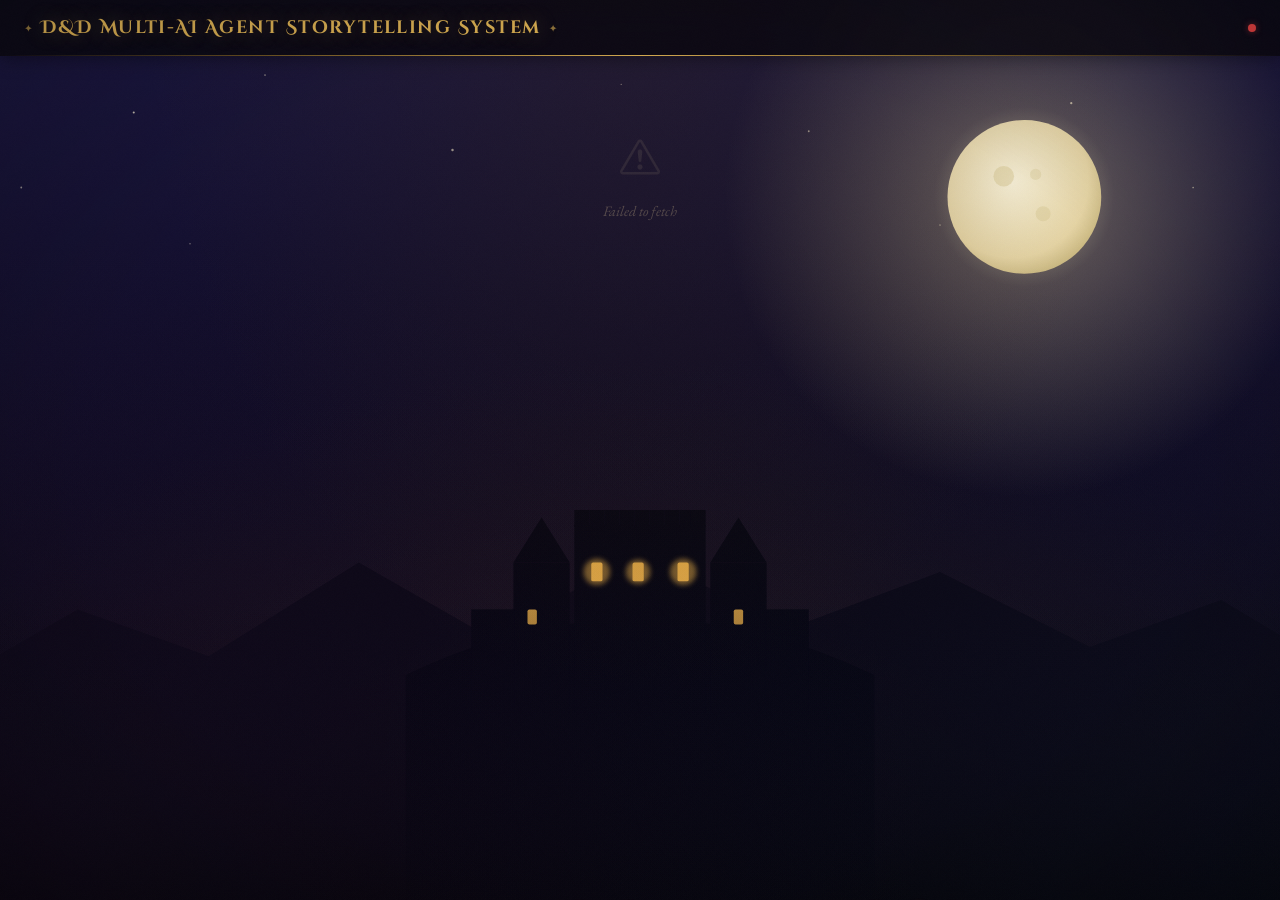
<file: frontend/index.html>
<!doctype html>
<html lang="en" data-bs-theme="dark">
  <head>
    <meta charset="UTF-8" />
    <meta name="viewport" content="width=device-width, initial-scale=1.0" />
    <title>D&amp;D Multi-AI Agent Storytelling System</title>
    <link
      rel="icon"
      href="data:image/svg+xml,<svg xmlns='http://www.w3.org/2000/svg' viewBox='0 0 32 32'><rect width='32' height='32' rx='6' fill='%23100c06'/><text x='50%25' y='55%25' font-size='20' text-anchor='middle' dominant-baseline='middle' fill='%23d4af37'>⚔</text></svg>"
    />
    <link rel="preconnect" href="https://fonts.googleapis.com" />
    <link rel="preconnect" href="https://fonts.gstatic.com" crossorigin />
    <link
      href="https://fonts.googleapis.com/css2?family=Cinzel:wght@400;500;600;700&family=Cinzel+Decorative:wght@400;700&family=EB+Garamond:ital,wght@0,400;0,500;1,400;1,500&family=Share+Tech+Mono&display=swap"
      rel="stylesheet"
    />
    <link
      rel="stylesheet"
      href="https://cdn.jsdelivr.net/npm/bootstrap@5.3.3/dist/css/bootstrap.min.css"
    />
    <link
      rel="stylesheet"
      href="https://cdn.jsdelivr.net/npm/bootstrap-icons@1.11.3/font/bootstrap-icons.min.css"
    />
    <link rel="stylesheet" href="css/style.css?v=203" />
  </head>
  <body>
    <!-- ── App Shell ─────────────────────────────────────── -->
    <nav class="navbar navbar-expand-lg dd-navbar" id="app-nav">
      <div class="container-fluid px-4">
        <a class="navbar-brand dd-brand" href="#/">
          <span class="dd-brand-gem">✦</span>
          <span class="dd-brand-text">D&amp;D Multi-AI Agent Storytelling System</span>
          <span class="dd-brand-gem">✦</span>
        </a>
        <div class="ms-auto d-flex align-items-center gap-3">
          <span
            class="dd-status-dot"
            id="backend-status"
            title="Backend status"
          ></span>
        </div>
      </div>
    </nav>

    <main id="app-root" class="container-fluid px-4 py-4"></main>

    <!-- ── Toasts ─────────────────────────────────────────── -->
    <div
      class="toast-container position-fixed bottom-0 end-0 p-3"
      id="toast-container"
    ></div>

    <!-- ── Modal: Create Campaign ─────────────────────────── -->
    <div
      class="modal fade"
      id="modal-new-campaign"
      tabindex="-1"
      aria-labelledby="modal-new-campaign-label"
      aria-hidden="true"
    >
      <div class="modal-dialog">
        <div class="modal-content dd-modal">
          <div class="modal-header border-0">
            <h5 class="modal-title" id="modal-new-campaign-label">
              <i class="bi bi-map me-2 dd-gold"></i>New Campaign
            </h5>
            <button
              type="button"
              class="btn-close btn-close-white"
              data-bs-dismiss="modal"
              aria-label="Close"
            ></button>
          </div>
          <div class="modal-body">
            <form id="form-new-campaign" novalidate>
              <div class="mb-3">
                <label for="nc-name" class="form-label"
                  >Campaign Name <span class="text-danger">*</span></label
                >
                <input
                  type="text"
                  class="form-control dd-input"
                  id="nc-name"
                  required
                  maxlength="100"
                  placeholder="The Lost Mines of Phandelver"
                />
                <div class="invalid-feedback">Campaign name is required.</div>
              </div>
              <div class="mb-3">
                <label for="nc-setting" class="form-label">World Setting</label>
                <input
                  type="text"
                  class="form-control dd-input"
                  id="nc-setting"
                  maxlength="200"
                  placeholder="Forgotten Realms, 1492 DR"
                />
              </div>
              <div class="mb-3">
                <label for="nc-desc" class="form-label">Description</label>
                <textarea
                  class="form-control dd-input"
                  id="nc-desc"
                  rows="3"
                  maxlength="500"
                  placeholder="An epic adventure begins…"
                ></textarea>
              </div>
            </form>
          </div>
          <div class="modal-footer border-0">
            <button
              type="button"
              class="btn btn-secondary"
              data-bs-dismiss="modal"
            >
              Cancel
            </button>
            <button
              type="button"
              class="btn dd-btn-primary"
              id="btn-create-campaign"
            >
              <i class="bi bi-plus-circle me-1"></i>Create Campaign
            </button>
          </div>
        </div>
      </div>
    </div>

    <!-- ── Modal: Create Character ────────────────────────── -->
    <div
      class="modal fade"
      id="modal-new-character"
      tabindex="-1"
      aria-labelledby="modal-new-character-label"
      aria-hidden="true"
    >
      <div class="modal-dialog modal-lg">
        <div class="modal-content dd-modal">
          <div class="modal-header border-0">
            <h5 class="modal-title" id="modal-new-character-label">
              <i class="bi bi-person-fill-add me-2 dd-gold"></i>New Character
            </h5>
            <button
              type="button"
              class="btn-close btn-close-white"
              data-bs-dismiss="modal"
              aria-label="Close"
            ></button>
          </div>
          <div class="modal-body">
            <form id="form-new-character" novalidate>
              <div class="row g-3">
                <div class="col-md-6">
                  <label for="nch-pname" class="form-label">Player Name</label>
                  <input
                    type="text"
                    class="form-control dd-input"
                    id="nch-pname"
                    maxlength="80"
                    placeholder="Your name"
                  />
                </div>
                <div class="col-md-6">
                  <label for="nch-cname" class="form-label"
                    >Character Name <span class="text-danger">*</span></label
                  >
                  <input
                    type="text"
                    class="form-control dd-input"
                    id="nch-cname"
                    required
                    maxlength="80"
                    placeholder="Aragorn"
                  />
                  <div class="invalid-feedback">
                    Character name is required.
                  </div>
                </div>
                <div class="col-md-4">
                  <label for="nch-race" class="form-label">Race</label>
                  <input
                    type="text"
                    class="form-control dd-input"
                    id="nch-race"
                    maxlength="40"
                    placeholder="Human"
                  />
                </div>
                <div class="col-md-4">
                  <label for="nch-class" class="form-label">Class</label>
                  <input
                    type="text"
                    class="form-control dd-input"
                    id="nch-class"
                    maxlength="40"
                    placeholder="Fighter"
                  />
                </div>
                <div class="col-md-4">
                  <label for="nch-level" class="form-label">Level</label>
                  <input
                    type="number"
                    class="form-control dd-input"
                    id="nch-level"
                    min="1"
                    max="20"
                    value="1"
                  />
                </div>
                <div class="col-12">
                  <hr class="dd-divider" />
                  <div class="d-flex align-items-center justify-content-between mb-1">
                    <p class="text-muted small mb-0">Ability Scores</p>
                    <button type="button" class="btn btn-xs dd-btn-primary" id="btn-roll-stats"
                      title="Roll 4d6 drop lowest for each ability score"
                      style="font-size:0.7rem;padding:0.15rem 0.6rem;">
                      <i class="bi bi-dice-5 me-1"></i>Roll 4d6
                    </button>
                  </div>
                  <div id="rolled-stats-preview" style="display:none;font-size:0.68rem;color:var(--dd-text-muted);margin-bottom:0.4rem;font-family:var(--dd-font-mono);"></div>
                </div>
                <div class="col-md-2 col-4">
                  <label for="nch-str" class="form-label">STR</label>
                  <input
                    type="number"
                    class="form-control dd-input text-center"
                    id="nch-str"
                    min="1"
                    max="30"
                    value="10"
                  />
                </div>
                <div class="col-md-2 col-4">
                  <label for="nch-dex" class="form-label">DEX</label>
                  <input
                    type="number"
                    class="form-control dd-input text-center"
                    id="nch-dex"
                    min="1"
                    max="30"
                    value="10"
                  />
                </div>
                <div class="col-md-2 col-4">
                  <label for="nch-con" class="form-label">CON</label>
                  <input
                    type="number"
                    class="form-control dd-input text-center"
                    id="nch-con"
                    min="1"
                    max="30"
                    value="10"
                  />
                </div>
                <div class="col-md-2 col-4">
                  <label for="nch-int" class="form-label">INT</label>
                  <input
                    type="number"
                    class="form-control dd-input text-center"
                    id="nch-int"
                    min="1"
                    max="30"
                    value="10"
                  />
                </div>
                <div class="col-md-2 col-4">
                  <label for="nch-wis" class="form-label">WIS</label>
                  <input
                    type="number"
                    class="form-control dd-input text-center"
                    id="nch-wis"
                    min="1"
                    max="30"
                    value="10"
                  />
                </div>
                <div class="col-md-2 col-4">
                  <label for="nch-cha" class="form-label">CHA</label>
                  <input
                    type="number"
                    class="form-control dd-input text-center"
                    id="nch-cha"
                    min="1"
                    max="30"
                    value="10"
                  />
                </div>
                <div class="col-12">
                  <hr class="dd-divider" />
                  <p class="text-muted small mb-0">Combat Stats</p>
                </div>
                <div class="col-md-3">
                  <label for="nch-ac" class="form-label">Armor Class</label>
                  <input
                    type="number"
                    class="form-control dd-input text-center"
                    id="nch-ac"
                    min="1"
                    max="30"
                    value="10"
                  />
                </div>
                <div class="col-md-3">
                  <label for="nch-init" class="form-label"
                    >Initiative Bonus</label
                  >
                  <input
                    type="number"
                    class="form-control dd-input text-center"
                    id="nch-init"
                    min="-5"
                    max="10"
                    value="0"
                  />
                </div>
                <div class="col-md-3">
                  <label for="nch-speed" class="form-label">Speed (ft)</label>
                  <input
                    type="number"
                    class="form-control dd-input text-center"
                    id="nch-speed"
                    min="0"
                    max="120"
                    value="30"
                  />
                </div>
                <div class="col-md-3">
                  <label for="nch-hp" class="form-label"
                    >Max HP
                    <span class="dd-muted" style="font-size: 0.75rem"
                      >(auto)</span
                    ></label
                  >
                  <input
                    type="number"
                    class="form-control dd-input text-center"
                    id="nch-hp"
                    min="1"
                    max="999"
                    placeholder="auto"
                  />
                </div>
              </div>
              <div class="row g-3 mt-1">
                <div class="col-12">
                  <label for="nch-backstory" class="form-label"
                    >Backstory
                    <span class="dd-muted" style="font-size: 0.8rem"
                      >(optional — guides the DM's narration)</span
                    ></label
                  >
                  <textarea
                    class="form-control dd-input"
                    id="nch-backstory"
                    rows="2"
                    maxlength="400"
                    placeholder="A former soldier seeking redemption… A young wizard expelled from the academy…"
                  ></textarea>
                </div>
              </div>
            </form>
          </div>
          <div class="modal-footer border-0">
            <button
              type="button"
              class="btn btn-secondary"
              data-bs-dismiss="modal"
            >
              Cancel
            </button>
            <button
              type="button"
              class="btn dd-btn-primary"
              id="btn-create-character"
            >
              <i class="bi bi-person-plus me-1"></i>Add Character
            </button>
          </div>
        </div>
      </div>
    </div>

    <!-- ── Modal: Start Session ───────────────────────────── -->
    <div
      class="modal fade"
      id="modal-new-session"
      tabindex="-1"
      aria-labelledby="modal-new-session-label"
      aria-hidden="true"
    >
      <div class="modal-dialog">
        <div class="modal-content dd-modal">
          <div class="modal-header border-0">
            <h5 class="modal-title" id="modal-new-session-label">
              <i class="bi bi-play-circle-fill me-2 dd-gold"></i>Start Session
            </h5>
            <button
              type="button"
              class="btn-close btn-close-white"
              data-bs-dismiss="modal"
              aria-label="Close"
            ></button>
          </div>
          <div class="modal-body">
            <div class="mb-3">
              <label for="ns-name" class="form-label"
                >Session Name <span class="text-danger">*</span></label
              >
              <input
                type="text"
                class="form-control dd-input"
                id="ns-name"
                required
                maxlength="100"
                placeholder="Session 1 — Into the Dungeon"
              />
              <div class="invalid-feedback">Session name is required.</div>
            </div>
          </div>
          <div class="modal-footer border-0">
            <button
              type="button"
              class="btn btn-secondary"
              data-bs-dismiss="modal"
            >
              Cancel
            </button>
            <button
              type="button"
              class="btn dd-btn-success"
              id="btn-start-session"
            >
              <i class="bi bi-play-fill me-1"></i>Begin Adventure
            </button>
          </div>
        </div>
      </div>
    </div>

    <!-- ── Modal: Add Enemy ────────────────────────────────── -->
    <div
      class="modal fade"
      id="modal-add-enemy"
      tabindex="-1"
      aria-labelledby="modal-add-enemy-label"
      aria-hidden="true"
    >
      <div class="modal-dialog modal-sm">
        <div class="modal-content dd-modal">
          <div class="modal-header border-0">
            <h5 class="modal-title" id="modal-add-enemy-label">
              <i
                class="bi bi-shield-exclamation me-2"
                style="color: var(--dd-red)"
              ></i
              >Add Enemy
            </h5>
            <button
              type="button"
              class="btn-close btn-close-white"
              data-bs-dismiss="modal"
              aria-label="Close"
            ></button>
          </div>
          <div class="modal-body">
            <form id="form-add-enemy" novalidate>
              <div class="mb-3">
                <label for="enemy-name-input" class="form-label"
                  >Name <span class="text-danger">*</span></label
                >
                <input
                  type="text"
                  class="form-control dd-input"
                  id="enemy-name-input"
                  required
                  maxlength="60"
                  placeholder="Goblin, Orc Warrior…"
                />
                <div class="invalid-feedback">Enemy name is required.</div>
              </div>
              <div class="mb-2">
                <label for="enemy-hp-input" class="form-label">Max HP</label>
                <input
                  type="number"
                  class="form-control dd-input"
                  id="enemy-hp-input"
                  min="1"
                  max="999"
                  value="20"
                />
              </div>
              <div class="row g-2 mb-2">
                <div class="col-6">
                  <label for="enemy-ac-input" class="form-label"
                    >Armor Class</label
                  >
                  <input
                    type="number"
                    class="form-control dd-input"
                    id="enemy-ac-input"
                    min="0"
                    max="30"
                    value="12"
                  />
                </div>
                <div class="col-6">
                  <label for="enemy-atk-input" class="form-label"
                    >Attack Bonus</label
                  >
                  <input
                    type="number"
                    class="form-control dd-input"
                    id="enemy-atk-input"
                    min="-5"
                    max="20"
                    value="3"
                  />
                </div>
              </div>
              <!-- NPC Persona (optional, collapsed) -->
              <div class="mt-2">
                <button
                  class="btn btn-sm btn-outline-secondary w-100 text-start"
                  type="button"
                  data-bs-toggle="collapse"
                  data-bs-target="#enemy-persona-collapse"
                  aria-expanded="false"
                  aria-controls="enemy-persona-collapse"
                  style="font-size: 0.78rem; color: var(--dd-silver)"
                >
                  <i class="bi bi-chevron-down me-1"></i>NPC Persona (optional)
                </button>
                <div class="collapse mt-2" id="enemy-persona-collapse">
                  <div class="mb-2">
                    <label
                      for="enemy-persona-input"
                      class="form-label"
                      style="font-size: 0.8rem"
                      >Personality</label
                    >
                    <input
                      type="text"
                      class="form-control dd-input"
                      id="enemy-persona-input"
                      maxlength="120"
                      placeholder="Arrogant warlord, sly merchant…"
                    />
                  </div>
                  <div class="mb-2">
                    <label
                      for="enemy-disposition-input"
                      class="form-label"
                      style="font-size: 0.8rem"
                      >Disposition</label
                    >
                    <input
                      type="text"
                      class="form-control dd-input"
                      id="enemy-disposition-input"
                      maxlength="80"
                      placeholder="hostile, wary, neutral…"
                    />
                  </div>
                  <div class="mb-2">
                    <label
                      for="enemy-goals-input"
                      class="form-label"
                      style="font-size: 0.8rem"
                      >Goals
                      <span class="text-muted">(comma-separated)</span></label
                    >
                    <input
                      type="text"
                      class="form-control dd-input"
                      id="enemy-goals-input"
                      maxlength="200"
                      placeholder="Protect the vault, capture the rogue…"
                    />
                  </div>
                  <div class="mb-2">
                    <label
                      for="enemy-secret-input"
                      class="form-label"
                      style="font-size: 0.8rem"
                      >Secret <span class="text-muted">(DM only)</span></label
                    >
                    <input
                      type="text"
                      class="form-control dd-input"
                      id="enemy-secret-input"
                      maxlength="200"
                      placeholder="Fears fire, is actually a shapeshifter…"
                    />
                  </div>
                  <div class="mb-2">
                    <label
                      for="enemy-levers-input"
                      class="form-label"
                      style="font-size: 0.8rem"
                      >Negotiation Levers</label
                    >
                    <input
                      type="text"
                      class="form-control dd-input"
                      id="enemy-levers-input"
                      maxlength="200"
                      placeholder="Offer gold, appeal to family honor…"
                    />
                  </div>
                </div>
              </div>
            </form>
          </div>
          <div class="modal-footer border-0">
            <button
              type="button"
              class="btn btn-secondary"
              data-bs-dismiss="modal"
            >
              Cancel
            </button>
            <button
              type="button"
              class="btn dd-btn-primary"
              id="btn-confirm-add-enemy"
            >
              <i class="bi bi-plus-circle me-1"></i>Add to Tracker
            </button>
          </div>
        </div>
      </div>
    </div>

    <!-- ── Modal: Edit Campaign ─────────────────────────────── -->
    <div
      class="modal fade"
      id="modal-edit-campaign"
      tabindex="-1"
      aria-labelledby="modal-edit-campaign-label"
      aria-hidden="true"
    >
      <div class="modal-dialog">
        <div class="modal-content dd-modal">
          <div class="modal-header border-0">
            <h5 class="modal-title" id="modal-edit-campaign-label">
              <i class="bi bi-pencil-square me-2 dd-gold"></i>Edit Campaign
            </h5>
            <button
              type="button"
              class="btn-close btn-close-white"
              data-bs-dismiss="modal"
              aria-label="Close"
            ></button>
          </div>
          <div class="modal-body">
            <form id="form-edit-campaign" novalidate>
              <div class="mb-3">
                <label for="ec-name" class="form-label"
                  >Campaign Name <span class="text-danger">*</span></label
                >
                <input
                  type="text"
                  class="form-control dd-input"
                  id="ec-name"
                  required
                  maxlength="100"
                />
                <div class="invalid-feedback">Campaign name is required.</div>
              </div>
              <div class="mb-3">
                <label for="ec-setting" class="form-label">World Setting</label>
                <input
                  type="text"
                  class="form-control dd-input"
                  id="ec-setting"
                  maxlength="200"
                />
              </div>
              <div class="mb-3">
                <label for="ec-desc" class="form-label">Description</label>
                <textarea
                  class="form-control dd-input"
                  id="ec-desc"
                  rows="3"
                  maxlength="500"
                ></textarea>
              </div>
              <div class="mb-2">
                <label for="ec-status" class="form-label">Status</label>
                <select class="form-select dd-input" id="ec-status">
                  <option value="active">Active</option>
                  <option value="completed">Completed</option>
                  <option value="archived">Archived</option>
                </select>
              </div>
            </form>
          </div>
          <div class="modal-footer border-0">
            <button
              type="button"
              class="btn btn-secondary"
              data-bs-dismiss="modal"
            >
              Cancel
            </button>
            <button
              type="button"
              class="btn dd-btn-primary"
              id="btn-save-campaign"
            >
              <i class="bi bi-floppy me-1"></i>Save Changes
            </button>
          </div>
        </div>
      </div>
    </div>

    <!-- ── Modal: Edit Character ───────────────────────────── -->
    <div
      class="modal fade"
      id="modal-edit-character"
      tabindex="-1"
      aria-labelledby="modal-edit-character-label"
      aria-hidden="true"
    >
      <div class="modal-dialog modal-lg">
        <div class="modal-content dd-modal">
          <div class="modal-header border-0">
            <h5 class="modal-title" id="modal-edit-character-label">
              <i class="bi bi-person-gear me-2 dd-gold"></i>Edit Character
            </h5>
            <button
              type="button"
              class="btn-close btn-close-white"
              data-bs-dismiss="modal"
              aria-label="Close"
            ></button>
          </div>
          <div class="modal-body">
            <form id="form-edit-character" novalidate>
              <div class="row g-3">
                <div class="col-md-6">
                  <label for="ech-pname" class="form-label">Player Name</label>
                  <input
                    type="text"
                    class="form-control dd-input"
                    id="ech-pname"
                    maxlength="80"
                  />
                </div>
                <div class="col-md-6">
                  <label for="ech-cname" class="form-label"
                    >Character Name <span class="text-danger">*</span></label
                  >
                  <input
                    type="text"
                    class="form-control dd-input"
                    id="ech-cname"
                    required
                    maxlength="80"
                  />
                  <div class="invalid-feedback">
                    Character name is required.
                  </div>
                </div>
                <div class="col-md-4">
                  <label for="ech-race" class="form-label">Race</label>
                  <input
                    type="text"
                    class="form-control dd-input"
                    id="ech-race"
                    maxlength="40"
                  />
                </div>
                <div class="col-md-4">
                  <label for="ech-class" class="form-label">Class</label>
                  <input
                    type="text"
                    class="form-control dd-input"
                    id="ech-class"
                    maxlength="40"
                  />
                </div>
                <div class="col-md-4">
                  <label for="ech-level" class="form-label">Level</label>
                  <input
                    type="number"
                    class="form-control dd-input"
                    id="ech-level"
                    min="1"
                    max="20"
                  />
                </div>
                <div class="col-12">
                  <hr class="dd-divider" />
                  <p class="text-muted small mb-0">Ability Scores</p>
                </div>
                <div class="col-md-2 col-4">
                  <label for="ech-str" class="form-label">STR</label>
                  <input
                    type="number"
                    class="form-control dd-input text-center"
                    id="ech-str"
                    min="1"
                    max="30"
                  />
                </div>
                <div class="col-md-2 col-4">
                  <label for="ech-dex" class="form-label">DEX</label>
                  <input
                    type="number"
                    class="form-control dd-input text-center"
                    id="ech-dex"
                    min="1"
                    max="30"
                  />
                </div>
                <div class="col-md-2 col-4">
                  <label for="ech-con" class="form-label">CON</label>
                  <input
                    type="number"
                    class="form-control dd-input text-center"
                    id="ech-con"
                    min="1"
                    max="30"
                  />
                </div>
                <div class="col-md-2 col-4">
                  <label for="ech-int" class="form-label">INT</label>
                  <input
                    type="number"
                    class="form-control dd-input text-center"
                    id="ech-int"
                    min="1"
                    max="30"
                  />
                </div>
                <div class="col-md-2 col-4">
                  <label for="ech-wis" class="form-label">WIS</label>
                  <input
                    type="number"
                    class="form-control dd-input text-center"
                    id="ech-wis"
                    min="1"
                    max="30"
                  />
                </div>
                <div class="col-md-2 col-4">
                  <label for="ech-cha" class="form-label">CHA</label>
                  <input
                    type="number"
                    class="form-control dd-input text-center"
                    id="ech-cha"
                    min="1"
                    max="30"
                  />
                </div>
                <div class="col-12">
                  <hr class="dd-divider" />
                  <p class="text-muted small mb-0">Combat Stats</p>
                </div>
                <div class="col-md-3">
                  <label for="ech-ac" class="form-label">Armor Class</label>
                  <input
                    type="number"
                    class="form-control dd-input text-center"
                    id="ech-ac"
                    min="1"
                    max="30"
                  />
                </div>
                <div class="col-md-3">
                  <label for="ech-init" class="form-label"
                    >Initiative Bonus</label
                  >
                  <input
                    type="number"
                    class="form-control dd-input text-center"
                    id="ech-init"
                    min="-5"
                    max="10"
                  />
                </div>
                <div class="col-md-3">
                  <label for="ech-speed" class="form-label">Speed (ft)</label>
                  <input
                    type="number"
                    class="form-control dd-input text-center"
                    id="ech-speed"
                    min="0"
                    max="120"
                  />
                </div>
                <div class="col-md-3">
                  <label for="ech-hp" class="form-label">Max HP</label>
                  <input
                    type="number"
                    class="form-control dd-input text-center"
                    id="ech-hp"
                    min="1"
                    max="999"
                  />
                </div>
              </div>
              <div class="row g-3 mt-1">
                <div class="col-12">
                  <label for="ech-backstory" class="form-label"
                    >Backstory</label
                  >
                  <textarea
                    class="form-control dd-input"
                    id="ech-backstory"
                    rows="2"
                    maxlength="400"
                  ></textarea>
                </div>
              </div>
            </form>
          </div>
          <div class="modal-footer border-0">
            <button
              type="button"
              class="btn btn-secondary"
              data-bs-dismiss="modal"
            >
              Cancel
            </button>
            <button
              type="button"
              class="btn dd-btn-primary"
              id="btn-save-character"
            >
              <i class="bi bi-floppy me-1"></i>Save Changes
            </button>
          </div>
        </div>
      </div>
    </div>

    <!-- ── Modal: Character Sheet ──────────────────────────── -->
    <div
      class="modal fade"
      id="modal-char-sheet"
      tabindex="-1"
      aria-labelledby="modal-char-sheet-label"
      aria-hidden="true"
    >
      <div class="modal-dialog modal-lg modal-dialog-scrollable">
        <div class="modal-content dd-modal char-sheet-modal">
          <div
            class="modal-header border-0 char-sheet-header"
            id="char-sheet-header"
          >
            <div class="d-flex align-items-center gap-3 w-100">
              <div id="cs-avatar" class="class-avatar cs-avatar-lg"></div>
              <div class="flex-grow-1">
                <h5 class="modal-title mb-0" id="modal-char-sheet-label">
                  <span id="cs-name" class="char-sheet-name"></span>
                </h5>
                <div class="char-sheet-subtitle" id="cs-subtitle"></div>
              </div>
              <div class="d-flex flex-column align-items-end gap-1 me-2">
                <div class="cs-level-badge" id="cs-level-badge">Level 1</div>
                <div
                  id="cs-xp"
                  class="dd-muted"
                  style="font-size: 0.68rem"
                ></div>
                <div class="cs-xp-bar" id="cs-xp-bar-track">
                  <div
                    class="cs-xp-fill"
                    id="cs-xp-fill"
                    style="width: 0%"
                  ></div>
                </div>
              </div>
            </div>
            <button
              type="button"
              class="btn-close btn-close-white ms-2"
              data-bs-dismiss="modal"
              aria-label="Close"
            ></button>
          </div>
          <div class="modal-body px-4 pb-4">
            <div class="cs-combat-row" id="cs-combat-row">
              <div class="cs-combat-stat">
                <div class="cs-combat-val" id="cs-hp"></div>
                <div class="cs-combat-lbl">Hit Points</div>
              </div>
              <div class="cs-combat-stat" id="cs-ac-stat">
                <div class="cs-combat-val" id="cs-ac"></div>
                <div class="cs-combat-lbl" id="cs-ac-lbl">Armor Class</div>
              </div>
              <div class="cs-combat-stat" id="cs-init-stat">
                <div class="cs-combat-val" id="cs-init"></div>
                <div class="cs-combat-lbl" id="cs-init-lbl">Initiative</div>
              </div>
              <div class="cs-combat-stat" id="cs-speed-stat">
                <div class="cs-combat-val" id="cs-speed"></div>
                <div class="cs-combat-lbl">Speed</div>
              </div>
              <div class="cs-combat-stat" id="cs-pb-stat">
                <div class="cs-combat-val" id="cs-pb"></div>
                <div class="cs-combat-lbl">Prof. Bonus</div>
              </div>
            </div>

            <div class="hp-bar-track mb-3" id="cs-hp-bar-track">
              <div class="hp-bar-fill" id="cs-hp-bar"></div>
            </div>

            <div class="cs-section-label" id="cs-abilities-label">
              <i class="bi bi-bar-chart-fill me-1"></i>Ability Scores
            </div>
            <div class="cs-ability-grid" id="cs-ability-grid">
              <!-- populated by JS -->
            </div>

            <div class="row g-3 mt-1">
              <div class="col-md-6" id="cs-saves-col">
                <div class="cs-section-label">
                  <i class="bi bi-shield-check me-1"></i>Saving Throws
                </div>
                <div class="cs-list" id="cs-saves"></div>
              </div>
              <div class="col-md-6" id="cs-skills-col">
                <div class="cs-section-label" id="cs-skills-label">
                  <i class="bi bi-clipboard-check me-1"></i>Skills
                </div>
                <div class="cs-list" id="cs-skills"></div>
              </div>
            </div>

            <div class="cs-conditions-row mt-3">
              <div class="cs-section-label">
                <i class="bi bi-exclamation-triangle me-1"></i>Active Conditions
              </div>
              <div id="cs-conditions" class="mt-1"></div>
            </div>

            <div class="cs-section-label mt-3">
              <i class="bi bi-book me-1"></i>Backstory
            </div>
            <div class="cs-backstory" id="cs-backstory"></div>
          </div>
          <div class="modal-footer border-0">
            <button
              type="button"
              class="btn btn-secondary"
              data-bs-dismiss="modal"
            >
              Close
            </button>
            <button type="button" class="btn dd-btn-primary" id="btn-cs-edit">
              <i class="bi bi-pencil-square me-1"></i>Edit Character
            </button>
          </div>
        </div>
      </div>
    </div>

    <script src="https://cdn.jsdelivr.net/npm/bootstrap@5.3.3/dist/js/bootstrap.bundle.min.js"></script>
    <script src="js/api.js"></script>
    <script src="js/app.js?v=97"></script>
  </body>
</html>
</file>
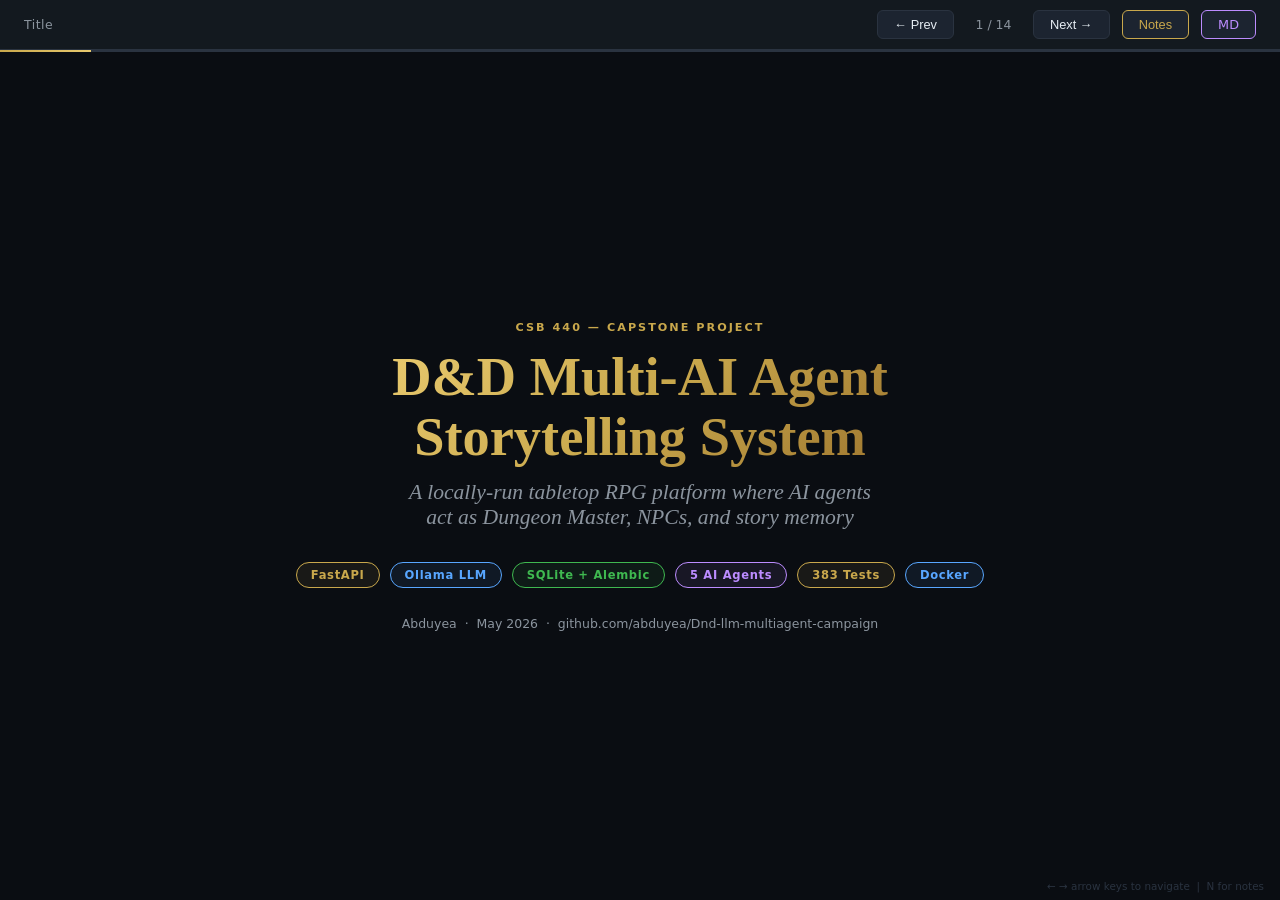
<file: presentation/index.html>
<!DOCTYPE html>
<html lang="en">
<head>
  <meta charset="UTF-8" />
  <meta name="viewport" content="width=device-width, initial-scale=1.0" />
  <title>D&D Multi-AI Agent Storytelling System — Capstone Presentation</title>
  <style>
    *, *::before, *::after { box-sizing: border-box; margin: 0; padding: 0; }

    :root {
      --bg:       #0a0d12;
      --surface:  #13191f;
      --surface2: #1c2430;
      --border:   #2a3340;
      --gold:     #c9a84c;
      --gold2:    #e8c96e;
      --blue:     #58a6ff;
      --green:    #3fb950;
      --red:      #f85149;
      --purple:   #bc8cff;
      --text:     #e6edf3;
      --muted:    #8b949e;
    }

    @import url('https://fonts.googleapis.com/css2?family=Cinzel:wght@400;600;700&family=EB+Garamond:ital,wght@0,400;1,400&family=Inter:wght@300;400;500;600&display=swap');

    body {
      font-family: 'Inter', system-ui, sans-serif;
      background: var(--bg);
      color: var(--text);
      height: 100vh;
      overflow: hidden;
      display: flex;
      flex-direction: column;
      user-select: none;
    }

    /* ── nav bar ── */
    #nav {
      display: flex;
      align-items: center;
      justify-content: space-between;
      padding: 10px 24px;
      background: var(--surface);
      border-bottom: 1px solid var(--border);
      flex-shrink: 0;
    }
    #slide-title { font-size: 0.78rem; color: var(--muted); font-weight: 500; letter-spacing: 0.04em; }
    #nav-controls { display: flex; align-items: center; gap: 12px; }
    .nav-btn {
      background: var(--surface2);
      border: 1px solid var(--border);
      color: var(--text);
      padding: 6px 16px;
      border-radius: 6px;
      cursor: pointer;
      font-size: 0.8rem;
      transition: background 0.15s, border-color 0.15s;
    }
    .nav-btn:hover { background: var(--border); border-color: var(--gold); color: var(--gold); }
    #counter { font-size: 0.78rem; color: var(--muted); min-width: 55px; text-align: center; }
    .progress-bar { height: 2px; background: var(--border); flex-shrink: 0; }
    .progress-fill { height: 100%; background: linear-gradient(90deg, var(--gold), var(--gold2)); transition: width 0.35s ease; }

    /* ── deck ── */
    #deck { flex: 1; position: relative; overflow: hidden; }

    .slide {
      position: absolute;
      inset: 0;
      display: none;
      flex-direction: column;
      justify-content: center;
      align-items: center;
      padding: 48px 72px;
      text-align: center;
      opacity: 0;
      transition: opacity 0.35s ease;
    }
    .slide.active { display: flex; opacity: 1; }

    /* ── typography ── */
    .slide-eyebrow {
      font-size: 0.7rem;
      letter-spacing: 0.18em;
      text-transform: uppercase;
      color: var(--gold);
      margin-bottom: 14px;
      font-weight: 600;
    }
    .slide-title {
      font-family: 'Cinzel', Georgia, serif;
      font-weight: 700;
      line-height: 1.15;
      margin-bottom: 20px;
    }
    .slide-sub {
      font-size: 1.05rem;
      color: var(--muted);
      line-height: 1.6;
      max-width: 780px;
    }

    /* ── hero (slide 1) ── */
    .hero-title {
      font-family: 'Cinzel', Georgia, serif;
      font-size: clamp(2.2rem, 4.5vw, 3.4rem);
      font-weight: 700;
      line-height: 1.1;
      background: linear-gradient(135deg, var(--gold2) 0%, var(--gold) 50%, #a07830 100%);
      -webkit-background-clip: text;
      -webkit-text-fill-color: transparent;
      background-clip: text;
      margin-bottom: 12px;
    }
    .hero-sub {
      font-family: 'EB Garamond', Georgia, serif;
      font-size: 1.35rem;
      font-style: italic;
      color: var(--muted);
      margin-bottom: 32px;
    }
    .badge-row { display: flex; gap: 10px; flex-wrap: wrap; justify-content: center; margin-bottom: 28px; }
    .badge {
      padding: 5px 14px;
      border-radius: 99px;
      font-size: 0.72rem;
      font-weight: 600;
      letter-spacing: 0.06em;
      border: 1px solid;
    }
    .badge-gold   { border-color: var(--gold);   color: var(--gold);   background: rgba(201,168,76,.08); }
    .badge-blue   { border-color: var(--blue);   color: var(--blue);   background: rgba(88,166,255,.08); }
    .badge-green  { border-color: var(--green);  color: var(--green);  background: rgba(63,185,80,.08); }
    .badge-purple { border-color: var(--purple); color: var(--purple); background: rgba(188,140,255,.08); }
    .hero-meta { font-size: 0.78rem; color: var(--muted); }

    /* ── two-col layout ── */
    .two-col {
      display: grid;
      grid-template-columns: 1fr 1fr;
      gap: 24px;
      width: 100%;
      max-width: 1100px;
      text-align: left;
    }
    .three-col {
      display: grid;
      grid-template-columns: 1fr 1fr 1fr;
      gap: 20px;
      width: 100%;
      max-width: 1100px;
      text-align: left;
    }

    /* ── card ── */
    .card {
      background: var(--surface);
      border: 1px solid var(--border);
      border-radius: 10px;
      padding: 22px 24px;
    }
    .card-title {
      font-size: 0.72rem;
      letter-spacing: 0.14em;
      text-transform: uppercase;
      color: var(--gold);
      font-weight: 600;
      margin-bottom: 12px;
      display: flex;
      align-items: center;
      gap: 8px;
    }
    .card ul { list-style: none; }
    .card ul li {
      font-size: 0.88rem;
      color: var(--text);
      padding: 4px 0;
      line-height: 1.5;
      display: flex;
      align-items: flex-start;
      gap: 8px;
    }
    .card ul li::before { content: '▸'; color: var(--gold); font-size: 0.7rem; margin-top: 3px; flex-shrink: 0; }

    /* ── pill list ── */
    .pill-grid {
      display: flex;
      flex-wrap: wrap;
      gap: 10px;
      justify-content: center;
      max-width: 900px;
    }
    .pill {
      padding: 8px 18px;
      border-radius: 8px;
      border: 1px solid var(--border);
      background: var(--surface);
      font-size: 0.82rem;
      color: var(--text);
      display: flex;
      align-items: center;
      gap: 8px;
    }
    .pill-icon { font-size: 1.1rem; }

    /* ── arch diagram ── */
    .arch-box {
      background: var(--surface);
      border: 1px solid var(--border);
      border-radius: 8px;
      padding: 12px 18px;
      text-align: center;
    }
    .arch-label { font-size: 0.7rem; letter-spacing: 0.1em; text-transform: uppercase; color: var(--muted); margin-bottom: 6px; }
    .arch-name { font-size: 0.9rem; font-weight: 600; color: var(--text); }
    .arch-detail { font-size: 0.72rem; color: var(--muted); margin-top: 4px; }
    .arch-arrow { color: var(--border); font-size: 1.2rem; display: flex; align-items: center; justify-content: center; }

    /* ── agent pipeline ── */
    .pipeline {
      display: flex;
      align-items: center;
      gap: 0;
      width: 100%;
      max-width: 1000px;
      overflow-x: auto;
    }
    .pipe-step {
      flex: 1;
      min-width: 130px;
      background: var(--surface);
      border: 1px solid var(--border);
      border-radius: 8px;
      padding: 14px 12px;
      text-align: center;
      position: relative;
    }
    .pipe-step::after {
      content: '→';
      position: absolute;
      right: -14px;
      top: 50%;
      transform: translateY(-50%);
      color: var(--gold);
      font-size: 1rem;
      z-index: 1;
    }
    .pipe-step:last-child::after { display: none; }
    .pipe-step .ps-icon { font-size: 1.4rem; margin-bottom: 6px; }
    .pipe-step .ps-name { font-size: 0.75rem; font-weight: 600; color: var(--gold); letter-spacing: 0.05em; }
    .pipe-step .ps-sub { font-size: 0.65rem; color: var(--muted); margin-top: 3px; line-height: 1.3; }

    /* ── timeline ── */
    .timeline { width: 100%; max-width: 900px; text-align: left; }
    .tl-item { display: flex; gap: 20px; margin-bottom: 18px; align-items: flex-start; }
    .tl-dot { width: 10px; height: 10px; border-radius: 50%; background: var(--gold); margin-top: 5px; flex-shrink: 0; }
    .tl-content {}
    .tl-phase { font-size: 0.65rem; letter-spacing: 0.12em; text-transform: uppercase; color: var(--gold); font-weight: 600; }
    .tl-desc { font-size: 0.88rem; color: var(--text); margin-top: 2px; line-height: 1.5; }

    /* ── challenge cards ── */
    .challenge-card {
      background: var(--surface);
      border: 1px solid var(--border);
      border-left: 3px solid var(--gold);
      border-radius: 8px;
      padding: 16px 20px;
    }
    .challenge-title { font-size: 0.78rem; font-weight: 600; color: var(--gold); margin-bottom: 6px; }
    .challenge-body { font-size: 0.82rem; color: var(--muted); line-height: 1.5; }
    .challenge-solve { font-size: 0.78rem; color: var(--green); margin-top: 6px; }

    /* ── stat row ── */
    .stat-row {
      display: flex;
      gap: 24px;
      justify-content: center;
      flex-wrap: wrap;
      margin-bottom: 28px;
    }
    .stat-box {
      background: var(--surface);
      border: 1px solid var(--border);
      border-radius: 10px;
      padding: 20px 28px;
      text-align: center;
      min-width: 130px;
    }
    .stat-num { font-family: 'Cinzel', serif; font-size: 2.2rem; font-weight: 700; color: var(--gold); line-height: 1; }
    .stat-label { font-size: 0.7rem; letter-spacing: 0.1em; text-transform: uppercase; color: var(--muted); margin-top: 6px; }

    /* ── demo steps ── */
    .demo-steps { width: 100%; max-width: 900px; text-align: left; }
    .demo-step {
      display: flex;
      gap: 18px;
      margin-bottom: 14px;
      align-items: flex-start;
    }
    .step-num {
      width: 28px;
      height: 28px;
      border-radius: 50%;
      border: 1.5px solid var(--gold);
      color: var(--gold);
      font-size: 0.78rem;
      font-weight: 700;
      display: flex;
      align-items: center;
      justify-content: center;
      flex-shrink: 0;
    }
    .step-text { font-size: 0.88rem; color: var(--text); line-height: 1.55; padding-top: 3px; }
    .step-code {
      font-family: 'Courier New', monospace;
      background: var(--surface2);
      border: 1px solid var(--border);
      border-radius: 5px;
      padding: 2px 8px;
      font-size: 0.78rem;
      color: var(--blue);
      display: inline-block;
    }

    /* ── lesson items ── */
    .lesson-item {
      display: flex;
      gap: 14px;
      align-items: flex-start;
      margin-bottom: 14px;
    }
    .lesson-icon { font-size: 1.3rem; flex-shrink: 0; margin-top: 1px; }
    .lesson-text {}
    .lesson-head { font-size: 0.85rem; font-weight: 600; color: var(--text); margin-bottom: 2px; }
    .lesson-body { font-size: 0.8rem; color: var(--muted); line-height: 1.4; }

    /* ── future grid ── */
    .future-grid {
      display: grid;
      grid-template-columns: 1fr 1fr;
      gap: 16px;
      width: 100%;
      max-width: 900px;
      text-align: left;
    }
    .future-item {
      background: var(--surface);
      border: 1px solid var(--border);
      border-radius: 8px;
      padding: 14px 18px;
      display: flex;
      gap: 12px;
      align-items: flex-start;
    }
    .future-icon { font-size: 1.2rem; flex-shrink: 0; }
    .future-head { font-size: 0.82rem; font-weight: 600; color: var(--text); margin-bottom: 2px; }
    .future-body { font-size: 0.76rem; color: var(--muted); line-height: 1.4; }

    /* ── conclusion ── */
    .conclusion-quote {
      font-family: 'EB Garamond', Georgia, serif;
      font-size: 1.45rem;
      font-style: italic;
      color: var(--muted);
      max-width: 700px;
      margin-bottom: 32px;
      line-height: 1.6;
    }
    .github-box {
      background: var(--surface);
      border: 1px solid var(--border);
      border-radius: 8px;
      padding: 12px 24px;
      font-size: 0.82rem;
      color: var(--blue);
      font-family: 'Courier New', monospace;
      margin-top: 16px;
    }

    /* ── speaker notes ── */
    #notes-bar {
      background: var(--surface);
      border-top: 1px solid var(--border);
      padding: 12px 24px;
      font-size: 0.76rem;
      color: var(--muted);
      line-height: 1.5;
      max-height: 90px;
      overflow-y: auto;
      flex-shrink: 0;
      display: none;
    }
    #notes-bar.visible { display: block; }
    #notes-bar strong { color: var(--gold); }

    /* ── arch grid for slide 6 ── */
    .arch-grid {
      display: grid;
      grid-template-columns: repeat(4, 1fr);
      gap: 12px;
      width: 100%;
      max-width: 1100px;
    }
    .arch-layer {
      background: var(--surface);
      border: 1px solid var(--border);
      border-radius: 8px;
      padding: 16px 14px;
      text-align: center;
    }
    .arch-layer-title {
      font-size: 0.65rem;
      letter-spacing: 0.12em;
      text-transform: uppercase;
      color: var(--gold);
      font-weight: 600;
      margin-bottom: 10px;
    }
    .arch-layer ul { list-style: none; }
    .arch-layer ul li {
      font-size: 0.75rem;
      color: var(--muted);
      padding: 3px 0;
      border-bottom: 1px solid var(--border);
    }
    .arch-layer ul li:last-child { border-bottom: none; }
    .arch-layer ul li strong { color: var(--text); }

    /* ── fallback chain visual ── */
    .fallback-chain {
      display: flex;
      align-items: center;
      gap: 10px;
      flex-wrap: wrap;
      justify-content: center;
    }
    .fc-node {
      background: var(--surface);
      border: 1px solid var(--border);
      border-radius: 8px;
      padding: 10px 16px;
      text-align: center;
      min-width: 110px;
    }
    .fc-name { font-size: 0.8rem; font-weight: 600; color: var(--text); }
    .fc-sub { font-size: 0.65rem; color: var(--muted); margin-top: 2px; }
    .fc-arrow { color: var(--gold); font-size: 1rem; }

    /* ── slide 11 feature pills ── */
    .feature-row {
      display: flex;
      flex-wrap: wrap;
      gap: 8px;
      justify-content: center;
      max-width: 900px;
      margin-bottom: 20px;
    }
    .feat-pill {
      padding: 6px 14px;
      border-radius: 6px;
      font-size: 0.75rem;
      font-weight: 500;
      border: 1px solid;
    }

    /* keyboard hint */
    #kbd-hint {
      position: fixed;
      bottom: 8px;
      right: 16px;
      font-size: 0.65rem;
      color: var(--border);
      pointer-events: none;
    }
  </style>
</head>
<body>

<!-- ── Navigation ── -->
<div id="nav">
  <span id="slide-title">D&D Multi-AI Agent Storytelling System</span>
  <div id="nav-controls">
    <button class="nav-btn" onclick="prevSlide()">← Prev</button>
    <span id="counter">1 / 14</span>
    <button class="nav-btn" onclick="nextSlide()">Next →</button>
    <button class="nav-btn" id="notes-toggle" onclick="toggleNotes()" style="border-color: var(--gold); color: var(--gold);">Notes</button>
    <a href="PRESENTATION.md" class="nav-btn" style="text-decoration:none; border-color: var(--purple); color: var(--purple);" title="Open full Markdown version">MD</a>
  </div>
</div>
<div class="progress-bar"><div class="progress-fill" id="progress"></div></div>

<!-- ── Slides ── -->
<div id="deck">

  <!-- ══════════════════════════════════════════
       SLIDE 1 — TITLE
  ══════════════════════════════════════════ -->
  <section class="slide active" data-notes="Welcome everyone. Today I'm presenting my capstone project — a locally-run AI system that acts as your Dungeon Master. No cloud required, no subscription. The game engine handles all rules; the AI narrates the story. Let me walk you through what I built and why.">
    <div class="slide-eyebrow">CSB 440 — Capstone Project</div>
    <h1 class="hero-title">D&D Multi-AI Agent<br>Storytelling System</h1>
    <p class="hero-sub">A locally-run tabletop RPG platform where AI agents<br>act as Dungeon Master, NPCs, and story memory</p>
    <div class="badge-row">
      <span class="badge badge-gold">FastAPI</span>
      <span class="badge badge-blue">Ollama LLM</span>
      <span class="badge badge-green">SQLite + Alembic</span>
      <span class="badge badge-purple">5 AI Agents</span>
      <span class="badge badge-gold">383 Tests</span>
      <span class="badge badge-blue">Docker</span>
    </div>
    <p class="hero-meta">Abduyea &nbsp;·&nbsp; May 2026 &nbsp;·&nbsp; github.com/abduyea/Dnd-llm-multiagent-campaign</p>
  </section>

  <!-- ══════════════════════════════════════════
       SLIDE 2 — PROJECT OVERVIEW
  ══════════════════════════════════════════ -->
  <section class="slide" data-notes="The project is a full web application — not just a chatbot wrapper. It combines a rules engine that enforces D&D 5e mechanics with multiple specialized AI agents. Each agent has a single job. The frontend is a dark-themed web UI built entirely in vanilla JS. Everything runs locally on your machine — no API keys, no cloud costs.">
    <div class="slide-eyebrow">Overview</div>
    <h2 class="slide-title" style="font-size: clamp(1.6rem,3vw,2.2rem); margin-bottom: 28px;">What I Built</h2>
    <div class="two-col">
      <div class="card">
        <div class="card-title">🎲 The Application</div>
        <ul>
          <li>Browser-based D&D campaign manager</li>
          <li>Create campaigns, characters, and game sessions</li>
          <li>Submit player actions — AI narrates the outcome</li>
          <li>Real-time streaming narration via Server-Sent Events</li>
          <li>NPC dialogue, memory persistence, session summaries</li>
        </ul>
      </div>
      <div class="card">
        <div class="card-title">🤖 The AI System</div>
        <ul>
          <li><strong>DM Agent</strong> — narrates turn outcomes (2-3 cinematic sentences)</li>
          <li><strong>NPC Agent</strong> — generates in-character spoken dialogue</li>
          <li><strong>Memory Agent</strong> — extracts story facts to a SQLite table</li>
          <li><strong>Context Builder</strong> — assembles world/character/history context</li>
          <li><strong>Summary Agent</strong> — writes session recaps when sessions end</li>
        </ul>
      </div>
    </div>
  </section>

  <!-- ══════════════════════════════════════════
       SLIDE 3 — PROBLEM STATEMENT
  ══════════════════════════════════════════ -->
  <section class="slide" data-notes="Playing D&D traditionally requires 4–6 people to coordinate schedules, and an experienced Dungeon Master who can improvise a story on the fly. That's a real barrier. Existing AI chatbot solutions just wrap GPT — they have no game rules, no memory, no consistent world state. I wanted to build something that actually plays by the rules and remembers what happened.">
    <div class="slide-eyebrow">The Problem</div>
    <h2 class="slide-title" style="font-size: clamp(1.6rem,3vw,2.2rem); margin-bottom: 28px;">Why This Needed to Exist</h2>
    <div class="three-col">
      <div class="card">
        <div class="card-title">👥 Scheduling Problem</div>
        <ul>
          <li>Traditional D&D needs 4–6 coordinated players</li>
          <li>Requires an experienced Dungeon Master</li>
          <li>Sessions take 3–5 hours to organize</li>
        </ul>
      </div>
      <div class="card">
        <div class="card-title">🤖 AI Gap</div>
        <ul>
          <li>Existing chatbot DMs have no rules engine</li>
          <li>They invent dice results and ignore game mechanics</li>
          <li>No persistent story memory across sessions</li>
        </ul>
      </div>
      <div class="card">
        <div class="card-title">☁️ Cloud Dependency</div>
        <ul>
          <li>Most AI tools require paid API subscriptions</li>
          <li>User data sent to third-party servers</li>
          <li>Latency and cost degrade real-time play</li>
        </ul>
      </div>
    </div>
    <p class="slide-sub" style="margin-top: 24px; font-size: 0.9rem;">
      The core insight: <span style="color: var(--gold);">separate mechanics from narrative.</span>
      Let the engine enforce the rules. Let the AI tell the story.
    </p>
  </section>

  <!-- ══════════════════════════════════════════
       SLIDE 4 — GOALS / OBJECTIVES
  ══════════════════════════════════════════ -->
  <section class="slide" data-notes="My initial goals were straightforward. But as I developed, the scope expanded. I started with just the CLI engine in V2, then realized it needed a real UI, persistent storage, and proper multi-agent coordination. The goal stayed the same — a fully self-contained D&D platform — but the architecture grew significantly.">
    <div class="slide-eyebrow">Goals & Objectives</div>
    <h2 class="slide-title" style="font-size: clamp(1.6rem,3vw,2.2rem); margin-bottom: 28px;">What I Set Out to Do</h2>
    <div class="two-col">
      <div class="card">
        <div class="card-title">🎯 Original Objectives</div>
        <ul>
          <li>Build a locally-run D&D game engine with real rules</li>
          <li>Integrate a local LLM as the Dungeon Master</li>
          <li>Support multi-agent AI coordination (DM, NPCs, memory)</li>
          <li>Ensure AI never invents dice results or rule outcomes</li>
          <li>Run entirely offline — no cloud or paid API</li>
        </ul>
      </div>
      <div class="card">
        <div class="card-title">📈 What Evolved During Development</div>
        <ul>
          <li>Added a full web UI (moved beyond CLI-only)</li>
          <li>Built persistent SQLite storage with Alembic migrations</li>
          <li>Added SSE streaming for real-time narration</li>
          <li>Implemented NPC persona and secret tracking</li>
          <li>Added XP progression and level-up system</li>
          <li>Dockerized the entire stack for easy deployment</li>
        </ul>
      </div>
    </div>
  </section>

  <!-- ══════════════════════════════════════════
       SLIDE 5 — TECHNOLOGIES
  ══════════════════════════════════════════ -->
  <section class="slide" data-notes="The stack is all Python. FastAPI for the backend because of its async support and automatic API docs. Ollama for running local LLMs — it handles model downloads and inference locally. SQLite keeps things simple — no separate database server needed. The frontend is vanilla JS with Bootstrap, no framework overhead. uv for package management because it's dramatically faster than pip.">
    <div class="slide-eyebrow">Tech Stack</div>
    <h2 class="slide-title" style="font-size: clamp(1.5rem,2.8vw,2rem); margin-bottom: 28px;">Technologies Used</h2>
    <div class="three-col" style="max-width: 1000px;">
      <div class="card">
        <div class="card-title">⚙️ Backend</div>
        <ul>
          <li>Python 3.12</li>
          <li>FastAPI + Uvicorn (async)</li>
          <li>SQLAlchemy 2.0 (async) + aiosqlite</li>
          <li>Alembic (migrations)</li>
          <li>httpx (Ollama client)</li>
          <li>Pydantic v2 (validation)</li>
        </ul>
      </div>
      <div class="card">
        <div class="card-title">🤖 AI / Local LLM</div>
        <ul>
          <li>Ollama — local model server</li>
          <li>qwen3 (primary model)</li>
          <li>mistral-nemo (fallback 1)</li>
          <li>llama3.2:3b (fallback 2)</li>
          <li>Static narration (offline fallback)</li>
        </ul>
      </div>
      <div class="card">
        <div class="card-title">🖥️ Frontend & Infra</div>
        <ul>
          <li>Vanilla JS + Bootstrap 5</li>
          <li>SSE (Server-Sent Events)</li>
          <li>Docker + Docker Compose</li>
          <li>nginx (frontend serving)</li>
          <li>uv (package manager)</li>
          <li>Ruff + mypy + pytest</li>
        </ul>
      </div>
    </div>
    <div class="fallback-chain" style="margin-top: 22px;">
      <div class="fc-node"><div class="fc-name">qwen3</div><div class="fc-sub">Primary · fast</div></div>
      <span class="fc-arrow">→ fails →</span>
      <div class="fc-node"><div class="fc-name">mistral-nemo</div><div class="fc-sub">Fallback 1</div></div>
      <span class="fc-arrow">→ fails →</span>
      <div class="fc-node"><div class="fc-name">llama3.2:3b</div><div class="fc-sub">Fallback 2</div></div>
      <span class="fc-arrow">→ fails →</span>
      <div class="fc-node" style="border-color: var(--green);"><div class="fc-name" style="color: var(--green);">Static text</div><div class="fc-sub">Always works</div></div>
    </div>
  </section>

  <!-- ══════════════════════════════════════════
       SLIDE 6 — SYSTEM ARCHITECTURE
  ══════════════════════════════════════════ -->
  <section class="slide" data-notes="The architecture is layered. The browser talks to FastAPI. FastAPI routes hit the orchestrator, which coordinates the game engine and the AI agents. The game engine is purely deterministic — no AI involved in resolving dice or combat. The AI agents only receive the resolved outcome and narrate it. This means the game is always fair — AI can never cheat or invent a hit that didn't happen.">
    <div class="slide-eyebrow">Architecture</div>
    <h2 class="slide-title" style="font-size: clamp(1.4rem,2.5vw,1.9rem); margin-bottom: 24px;">How It All Fits Together</h2>
    <div class="arch-grid">
      <div class="arch-layer">
        <div class="arch-layer-title">Frontend</div>
        <ul>
          <li><strong>Vanilla JS SPA</strong></li>
          <li>Campaign manager</li>
          <li>Character sheet</li>
          <li>Enemy tracker</li>
          <li>SSE narration stream</li>
          <li>Bootstrap 5 dark UI</li>
        </ul>
      </div>
      <div class="arch-layer">
        <div class="arch-layer-title">API Layer (FastAPI)</div>
        <ul>
          <li><strong>REST + SSE endpoints</strong></li>
          <li>/campaigns</li>
          <li>/characters</li>
          <li>/sessions</li>
          <li>/actions (+ /stream)</li>
          <li>/dice, /stats, /health</li>
        </ul>
      </div>
      <div class="arch-layer">
        <div class="arch-layer-title">Engine + Agents</div>
        <ul>
          <li><strong>Orchestrator</strong></li>
          <li>Dice engine (formulas)</li>
          <li>Combat resolver</li>
          <li>Action validator</li>
          <li>DM Agent → narrate</li>
          <li>NPC, Memory, Summary</li>
        </ul>
      </div>
      <div class="arch-layer">
        <div class="arch-layer-title">Data Layer</div>
        <ul>
          <li><strong>SQLite + SQLAlchemy</strong></li>
          <li>Campaigns / Characters</li>
          <li>Sessions / Turns</li>
          <li>Memory table</li>
          <li>Summaries</li>
          <li>Event log</li>
        </ul>
      </div>
    </div>
    <p class="slide-sub" style="margin-top: 22px; font-size: 0.82rem;">
      Core principle: <span style="color: var(--gold);">Engine resolves — AI narrates.</span>
      The LLM never touches game state directly.
    </p>
  </section>

  <!-- ══════════════════════════════════════════
       SLIDE 7 — FEATURES IMPLEMENTED
  ══════════════════════════════════════════ -->
  <section class="slide" data-notes="Let me walk through what's actually implemented. Character creation includes full D&D 5e stats — strength, dexterity, constitution, intelligence, wisdom, charisma. The 4d6 drop lowest button rolls stats automatically. The enemy tracker lets you add NPCs with hidden secrets that the DM knows but won't reveal unless pressed. The action pipeline supports 14 action types.">
    <div class="slide-eyebrow">Features</div>
    <h2 class="slide-title" style="font-size: clamp(1.4rem,2.5vw,1.9rem); margin-bottom: 22px;">What's Implemented</h2>
    <div class="feature-row">
      <span class="feat-pill" style="border-color: var(--gold); color: var(--gold); background: rgba(201,168,76,.08);">Campaign Creation</span>
      <span class="feat-pill" style="border-color: var(--gold); color: var(--gold); background: rgba(201,168,76,.08);">Character Sheet (D&D 5e)</span>
      <span class="feat-pill" style="border-color: var(--gold); color: var(--gold); background: rgba(201,168,76,.08);">4d6 Stat Rolling</span>
      <span class="feat-pill" style="border-color: var(--blue); color: var(--blue); background: rgba(88,166,255,.08);">Session Management</span>
      <span class="feat-pill" style="border-color: var(--blue); color: var(--blue); background: rgba(88,166,255,.08);">14 Action Types</span>
      <span class="feat-pill" style="border-color: var(--blue); color: var(--blue); background: rgba(88,166,255,.08);">Streaming Narration (SSE)</span>
      <span class="feat-pill" style="border-color: var(--purple); color: var(--purple); background: rgba(188,140,255,.08);">Combat Resolution (1d20+mod)</span>
      <span class="feat-pill" style="border-color: var(--purple); color: var(--purple); background: rgba(188,140,255,.08);">Critical Hit / Fumble</span>
      <span class="feat-pill" style="border-color: var(--purple); color: var(--purple); background: rgba(188,140,255,.08);">Initiative Order</span>
      <span class="feat-pill" style="border-color: var(--green); color: var(--green); background: rgba(63,185,80,.08);">NPC Persona + Secrets</span>
      <span class="feat-pill" style="border-color: var(--green); color: var(--green); background: rgba(63,185,80,.08);">NPC Dialogue (AI)</span>
      <span class="feat-pill" style="border-color: var(--green); color: var(--green); background: rgba(63,185,80,.08);">Story Memory (AI extracted)</span>
      <span class="feat-pill" style="border-color: var(--gold); color: var(--gold); background: rgba(201,168,76,.08);">XP + Level-Up</span>
      <span class="feat-pill" style="border-color: var(--gold); color: var(--gold); background: rgba(201,168,76,.08);">Session Summary (AI)</span>
      <span class="feat-pill" style="border-color: var(--blue); color: var(--blue); background: rgba(88,166,255,.08);">History Compression</span>
      <span class="feat-pill" style="border-color: var(--blue); color: var(--blue); background: rgba(88,166,255,.08);">Docker Compose Deploy</span>
    </div>
    <div style="width:100%;max-width:900px;">
      <div class="card-title" style="font-size:0.7rem; justify-content:center; margin-bottom: 10px;">Action Economy — 14 Supported Action Types</div>
      <div style="display:flex; flex-wrap:wrap; gap:6px; justify-content:center;">
        <code style="font-size:0.7rem; color: var(--muted); background: var(--surface2); padding: 3px 8px; border-radius: 4px;">attack_melee</code>
        <code style="font-size:0.7rem; color: var(--muted); background: var(--surface2); padding: 3px 8px; border-radius: 4px;">attack_ranged</code>
        <code style="font-size:0.7rem; color: var(--muted); background: var(--surface2); padding: 3px 8px; border-radius: 4px;">spell</code>
        <code style="font-size:0.7rem; color: var(--muted); background: var(--surface2); padding: 3px 8px; border-radius: 4px;">skill_check</code>
        <code style="font-size:0.7rem; color: var(--muted); background: var(--surface2); padding: 3px 8px; border-radius: 4px;">move</code>
        <code style="font-size:0.7rem; color: var(--muted); background: var(--surface2); padding: 3px 8px; border-radius: 4px;">dodge</code>
        <code style="font-size:0.7rem; color: var(--muted); background: var(--surface2); padding: 3px 8px; border-radius: 4px;">hide</code>
        <code style="font-size:0.7rem; color: var(--muted); background: var(--surface2); padding: 3px 8px; border-radius: 4px;">talk</code>
        <code style="font-size:0.7rem; color: var(--muted); background: var(--surface2); padding: 3px 8px; border-radius: 4px;">use_item</code>
        <code style="font-size:0.7rem; color: var(--muted); background: var(--surface2); padding: 3px 8px; border-radius: 4px;">puzzle_answer</code>
        <code style="font-size:0.7rem; color: var(--muted); background: var(--surface2); padding: 3px 8px; border-radius: 4px;">rest</code>
        <code style="font-size:0.7rem; color: var(--muted); background: var(--surface2); padding: 3px 8px; border-radius: 4px;">roleplay</code>
        <code style="font-size:0.7rem; color: var(--muted); background: var(--surface2); padding: 3px 8px; border-radius: 4px;">help</code>
        <code style="font-size:0.7rem; color: var(--muted); background: var(--surface2); padding: 3px 8px; border-radius: 4px;">ready</code>
      </div>
    </div>
  </section>

  <!-- ══════════════════════════════════════════
       SLIDE 8 — DEVELOPMENT PROCESS
  ══════════════════════════════════════════ -->
  <section class="slide" data-notes="Development happened in two major phases. First I built V2 — a pure command-line engine where the LLM plays both the player characters AND the DM autonomously. That taught me a lot about structured LLM output and event sourcing. Then I rebuilt it as a proper web application where a human player submits actions through a browser UI. GitHub was my tracking tool — I have a visible PR history with commits for each major milestone.">
    <div class="slide-eyebrow">Development Process</div>
    <h2 class="slide-title" style="font-size: clamp(1.4rem,2.5vw,1.9rem); margin-bottom: 28px;">How It Was Built</h2>
    <div class="two-col" style="align-items: start;">
      <div>
        <div class="timeline">
          <div class="tl-item">
            <div class="tl-dot"></div>
            <div class="tl-content">
              <div class="tl-phase">Phase 1 — V2 CLI Engine</div>
              <div class="tl-desc">Built event-sourced CLI engine (V2/). LLMs play both player characters and DM autonomously. Structured <code style="font-size:0.75rem;color:var(--blue);">&lt;intent /&gt;</code> tag protocol forces valid actions. 15-room dungeon demo with 2 PCs and 6 NPCs.</div>
            </div>
          </div>
          <div class="tl-item">
            <div class="tl-dot"></div>
            <div class="tl-content">
              <div class="tl-phase">Phase 2 — FastAPI Backend</div>
              <div class="tl-desc">Rebuilt as async FastAPI service. SQLite persistence, Alembic migrations, 7 REST + SSE endpoints. Orchestrator coordinates engine + 5 AI agents per action.</div>
            </div>
          </div>
          <div class="tl-item">
            <div class="tl-dot"></div>
            <div class="tl-content">
              <div class="tl-phase">Phase 3 — Web Frontend</div>
              <div class="tl-desc">Vanilla JS SPA with dark D&D theme. Campaign manager, character sheets, enemy tracker, streaming narration panel. Bootstrap 5, Cinzel + Garamond fonts.</div>
            </div>
          </div>
          <div class="tl-item">
            <div class="tl-dot"></div>
            <div class="tl-content">
              <div class="tl-phase">Phase 4 — Testing + Cleanup</div>
              <div class="tl-desc">383 test functions across 14 files. Removed ChromaDB (unused, ~1GB Docker weight). Cleaned repo for GitHub. Added Docker Compose for one-command deployment.</div>
            </div>
          </div>
        </div>
      </div>
      <div>
        <div class="card" style="margin-bottom: 16px;">
          <div class="card-title">📊 GitHub Tracking</div>
          <ul>
            <li>11 commits on main branch</li>
            <li>PR #1 merged from sbranch1</li>
            <li>Commit messages describe each milestone</li>
            <li>github.com/abduyea/Dnd-llm-multiagent-campaign</li>
          </ul>
        </div>
        <div class="card">
          <div class="card-title">🧪 Test Coverage</div>
          <ul>
            <li>test_agents.py — 74 tests (AI agent behavior)</li>
            <li>test_api.py — 90 tests (all endpoints)</li>
            <li>test_game_flow.py — 60 integration tests</li>
            <li>test_engine_* — 72 tests (dice, combat, turns)</li>
            <li>test_comprehensive.py — 50 edge cases</li>
          </ul>
        </div>
      </div>
    </div>
  </section>

  <!-- ══════════════════════════════════════════
       SLIDE 9 — CHALLENGES AND SOLUTIONS
  ══════════════════════════════════════════ -->
  <section class="slide" data-notes="The biggest technical challenge was LLM reliability. Local models don't always output valid JSON. For the memory and NPC agents I built a keyword-extraction fallback — if JSON parsing fails, the system falls back to regex patterns that catch common story events. The other big one was the qwen3 think-block — that model emits its reasoning inside <think> tags before the actual answer. I had to implement real-time buffered stripping while streaming tokens.">
    <div class="slide-eyebrow">Challenges</div>
    <h2 class="slide-title" style="font-size: clamp(1.4rem,2.5vw,1.9rem); margin-bottom: 24px;">What I Had to Figure Out</h2>
    <div style="display: grid; grid-template-columns: 1fr 1fr; gap: 14px; width: 100%; max-width: 1000px; text-align: left;">
      <div class="challenge-card">
        <div class="challenge-title">LLM JSON Reliability</div>
        <div class="challenge-body">Local models sometimes return prose instead of valid JSON for memory/NPC extraction.</div>
        <div class="challenge-solve">→ Built keyword-extraction fallback. Regex scans narration for NPC/location/item signals when JSON parsing fails.</div>
      </div>
      <div class="challenge-card">
        <div class="challenge-title">Think-Block Stripping (qwen3)</div>
        <div class="challenge-body">qwen3 emits <code style="font-size:0.75rem;">&lt;think&gt;...&lt;/think&gt;</code> reasoning blocks before the actual response, including during streaming.</div>
        <div class="challenge-solve">→ Implemented real-time buffered state machine to suppress think blocks while streaming tokens without blocking the stream.</div>
      </div>
      <div class="challenge-card">
        <div class="challenge-title">Context Window Management</div>
        <div class="challenge-body">Long sessions (20+ turns) would exceed the LLM's context window, degrading narration quality.</div>
        <div class="challenge-solve">→ Session summary compression: beyond turn 20, a Summary Agent writes a chronicle, and raw history is capped to the last 4 turns.</div>
      </div>
      <div class="challenge-card">
        <div class="challenge-title">NPC Name Extraction</div>
        <div class="challenge-body">Extracting NPC names from narration text was unreliable — D&D spell names (Fireball, Shield) look like proper nouns.</div>
        <div class="challenge-solve">→ Built a stop-word + D&D keyword blocklist (120+ terms) applied before NPC name candidate extraction.</div>
      </div>
      <div class="challenge-card">
        <div class="challenge-title">ChromaDB Bloat</div>
        <div class="challenge-body">ChromaDB was in the original dependency list but never called in runtime code — adding ~1GB to the Docker image.</div>
        <div class="challenge-solve">→ Audited all imports, confirmed zero runtime usage, removed from all dependency files and Docker layers.</div>
      </div>
      <div class="challenge-card">
        <div class="challenge-title">Attack Target Resolution</div>
        <div class="challenge-body">Frontend's enemy tracker stores enemies but they aren't registered as DB characters — attack engine couldn't find them.</div>
        <div class="challenge-solve">→ Enemy context extraction: parses "[Target: Name]" prefix in action description, builds a synthetic CharacterState from frontend HP/AC data.</div>
      </div>
    </div>
  </section>

  <!-- ══════════════════════════════════════════
       SLIDE 10 — DEMO WORKFLOW
  ══════════════════════════════════════════ -->
  <section class="slide" data-notes="For the live demo, I'll walk through a complete game loop. Start by creating a campaign called 'The Lost Mines', then create a character — I'll use a Level 3 Human Fighter named Aldric. Then start a session, add a goblin enemy with 15 HP, and have Aldric attack with a melee strike. Watch the dice resolve, then see the AI narrate the outcome in real time as tokens stream in. Then I'll show the memory tab to prove facts were extracted.">
    <div class="slide-eyebrow">Live Demo</div>
    <h2 class="slide-title" style="font-size: clamp(1.4rem,2.5vw,1.9rem); margin-bottom: 26px;">Demo Flow</h2>
    <div class="demo-steps">
      <div class="demo-step">
        <div class="step-num">1</div>
        <div class="step-text"><strong>Start the stack</strong> — <span class="step-code">docker compose up</span> or <span class="step-code">uvicorn + python -m http.server 3000</span>. Open <span class="step-code">localhost:3000</span>. Health dot turns green.</div>
      </div>
      <div class="demo-step">
        <div class="step-num">2</div>
        <div class="step-text"><strong>Create a Campaign</strong> — Name: "The Lost Mines", Setting: "Forgotten Realms". Campaign appears in the list.</div>
      </div>
      <div class="demo-step">
        <div class="step-num">3</div>
        <div class="step-text"><strong>Add a Character</strong> — Click "Roll 4d6" to generate stats, name the character, choose race/class/level. Character sheet modal shows full D&D 5e stats.</div>
      </div>
      <div class="demo-step">
        <div class="step-num">4</div>
        <div class="step-text"><strong>Start a Session</strong> — "Session 1 — Into the Dungeon". Add a Goblin enemy (HP 15, AC 13) with persona "snarling guard dog".</div>
      </div>
      <div class="demo-step">
        <div class="step-num">5</div>
        <div class="step-text"><strong>Submit an Attack</strong> — Action type: <span class="step-code">attack_melee</span>, description: "I swing my longsword at the goblin". Watch dice roll, hit/miss resolve, then narration tokens stream in live.</div>
      </div>
      <div class="demo-step">
        <div class="step-num">6</div>
        <div class="step-text"><strong>Show NPC Dialogue</strong> — The goblin responds with an in-character line. Try a <span class="step-code">talk</span> action and see NPC persona influence the response.</div>
      </div>
      <div class="demo-step">
        <div class="step-num">7</div>
        <div class="step-text"><strong>End Session</strong> — Trigger the Summary Agent. Show the AI-generated session chronicle in the console or API response.</div>
      </div>
    </div>
  </section>

  <!-- ══════════════════════════════════════════
       SLIDE 11 — RESULTS
  ══════════════════════════════════════════ -->
  <section class="slide" data-notes="Here are the concrete outcomes. 383 tests, all passing. The system handles missing Ollama gracefully — it falls back to static narration, so the app never crashes even if the LLM is down. The XP system and level progression are working. The streaming narration feels responsive even on modest hardware. The Docker setup deploys the entire stack in one command.">
    <div class="slide-eyebrow">Results</div>
    <h2 class="slide-title" style="font-size: clamp(1.4rem,2.5vw,1.9rem); margin-bottom: 22px;">What Was Achieved</h2>
    <div class="stat-row">
      <div class="stat-box">
        <div class="stat-num">383</div>
        <div class="stat-label">Test Functions</div>
      </div>
      <div class="stat-box">
        <div class="stat-num">5</div>
        <div class="stat-label">AI Agents</div>
      </div>
      <div class="stat-box">
        <div class="stat-num">14</div>
        <div class="stat-label">Action Types</div>
      </div>
      <div class="stat-box">
        <div class="stat-num">7</div>
        <div class="stat-label">API Endpoints</div>
      </div>
      <div class="stat-box">
        <div class="stat-num">3</div>
        <div class="stat-label">LLM Fallbacks</div>
      </div>
    </div>
    <div class="two-col" style="max-width: 900px;">
      <div class="card">
        <div class="card-title">✅ Working End-to-End</div>
        <ul>
          <li>Full campaign lifecycle (create → play → summary)</li>
          <li>Real-time streaming narration via SSE</li>
          <li>Combat: hit/miss/crit with correct D&D 5e math</li>
          <li>NPC dialogue shaped by persona + disposition</li>
          <li>Memory facts persisted and injected into future prompts</li>
          <li>Docker Compose deploys everything in one command</li>
        </ul>
      </div>
      <div class="card">
        <div class="card-title">📋 Still In Progress / Known Gaps</div>
        <ul>
          <li>No user authentication (single-user local app)</li>
          <li>No spell slot tracking (spells treated as general actions)</li>
          <li>No multiplayer (one active character per session UI)</li>
          <li>NPC HP not persisted between separate sessions</li>
          <li>No map or visual dungeon renderer</li>
        </ul>
      </div>
    </div>
  </section>

  <!-- ══════════════════════════════════════════
       SLIDE 12 — LESSONS LEARNED
  ══════════════════════════════════════════ -->
  <section class="slide" data-notes="The biggest professional lesson was the importance of separating concerns. In early iterations the AI was doing everything — resolving dice, narrating, deciding outcomes. That made it unreliable and hard to test. Pulling mechanics into a deterministic engine and leaving only narration to the AI made the whole system testable and predictable. That's a lesson I'll carry into any future AI system work.">
    <div class="slide-eyebrow">Lessons Learned</div>
    <h2 class="slide-title" style="font-size: clamp(1.4rem,2.5vw,1.9rem); margin-bottom: 26px;">What This Project Taught Me</h2>
    <div style="width: 100%; max-width: 900px; text-align: left;">
      <div class="lesson-item">
        <div class="lesson-icon">🔧</div>
        <div class="lesson-text">
          <div class="lesson-head">New Skill: Async Python at scale</div>
          <div class="lesson-body">First time building a full async FastAPI application with SQLAlchemy async. Learned how connection pooling, async context managers, and SSE generators interact.</div>
        </div>
      </div>
      <div class="lesson-item">
        <div class="lesson-icon">🤖</div>
        <div class="lesson-body">
          <div class="lesson-head">New Skill: LLM prompt engineering for structured output</div>
          <div class="lesson-body">Learned to design system prompts that constrain LLM behavior — strict rules, second-person tense, forbidding specific words. Built fallbacks for when the model ignores constraints.</div>
        </div>
      </div>
      <div class="lesson-item">
        <div class="lesson-icon">📐</div>
        <div class="lesson-text">
          <div class="lesson-head">Improved: Software architecture (separation of concerns)</div>
          <div class="lesson-body">"LLM proposes, engine disposes" — keeping deterministic rules separate from AI narration made testing possible and the system trustworthy.</div>
        </div>
      </div>
      <div class="lesson-item">
        <div class="lesson-icon">🧪</div>
        <div class="lesson-text">
          <div class="lesson-head">Improved: Test-driven development with mocking</div>
          <div class="lesson-body">383 tests using in-memory SQLite overrides and patched Ollama client. Learned that untested fallback paths are where real bugs hide.</div>
        </div>
      </div>
      <div class="lesson-item">
        <div class="lesson-icon">❌</div>
        <div class="lesson-text">
          <div class="lesson-head">What Failed: Letting AI resolve mechanics</div>
          <div class="lesson-body">Early prototype had the LLM decide if attacks hit. It was inconsistent and impossible to test. Replacing it with pure math was the right call.</div>
        </div>
      </div>
    </div>
  </section>

  <!-- ══════════════════════════════════════════
       SLIDE 13 — FUTURE IMPROVEMENTS
  ══════════════════════════════════════════ -->
  <section class="slide" data-notes="If I continued this project, the highest-value additions would be multi-player support and a map renderer. Those two features would make this genuinely usable for a real D&D group. The interpersonal skills I developed through this project — articulating technical trade-offs clearly, scoping work that can ship — will directly help in job interviews and in team projects. This project is going into my portfolio.">
    <div class="slide-eyebrow">Future Work</div>
    <h2 class="slide-title" style="font-size: clamp(1.4rem,2.5vw,1.9rem); margin-bottom: 26px;">What Comes Next</h2>
    <div class="future-grid">
      <div class="future-item">
        <div class="future-icon">👥</div>
        <div>
          <div class="future-head">Multiplayer Support</div>
          <div class="future-body">WebSockets for real-time multi-player sessions. Each player controls their own character. DM narration broadcasts to all connected clients.</div>
        </div>
      </div>
      <div class="future-item">
        <div class="future-icon">🗺️</div>
        <div>
          <div class="future-head">Visual Dungeon Map</div>
          <div class="future-body">Grid-based map renderer using HTML Canvas. Rooms reveal as players explore. Enemy tokens move on the map.</div>
        </div>
      </div>
      <div class="future-item">
        <div class="future-icon">📖</div>
        <div>
          <div class="future-head">Full Spell System</div>
          <div class="future-body">Spell slot tracking, concentration rules, area-of-effect targeting. Full D&D 5e SRD spell list integration.</div>
        </div>
      </div>
      <div class="future-item">
        <div class="future-icon">🔒</div>
        <div>
          <div class="future-head">User Accounts</div>
          <div class="future-body">JWT authentication, per-user campaign isolation, save/load game state. Would allow cloud deployment as a shared platform.</div>
        </div>
      </div>
      <div class="future-item">
        <div class="future-icon">🌍</div>
        <div>
          <div class="future-head">Potential Impact</div>
          <div class="future-body">Accessible D&D for solo players, homebound gamers, and educators using tabletop RPG for creative writing and social skills development.</div>
        </div>
      </div>
      <div class="future-item">
        <div class="future-icon">💼</div>
        <div>
          <div class="future-head">Career Impact</div>
          <div class="future-body">Demonstrates async Python, multi-agent AI systems, full-stack development, and TDD — all in a portfolio-ready, publicly visible GitHub repo.</div>
        </div>
      </div>
    </div>
  </section>

  <!-- ══════════════════════════════════════════
       SLIDE 14 — CONCLUSION
  ══════════════════════════════════════════ -->
  <section class="slide" data-notes="To wrap up: I built a complete, locally-run AI Dungeon Master platform. The game engine is deterministic and correct. The AI handles only narrative — and it does that well. The system is tested, documented, and deployed via Docker. This project stretched me technically and I'm proud of the architecture decisions. Happy to take questions or go straight to the live demo.">
    <div class="slide-eyebrow">Conclusion</div>
    <h2 class="slide-title" style="font-size: clamp(1.6rem,3vw,2.2rem); margin-bottom: 20px;">What Was Built</h2>
    <p class="conclusion-quote">
      "A local AI Dungeon Master that plays by the rules,<br>
      remembers the story, and keeps the adventure alive —<br>
      no cloud required, no game master needed."
    </p>
    <div class="stat-row">
      <div class="stat-box" style="min-width: 110px;">
        <div class="stat-num" style="font-size: 1.6rem;">✓</div>
        <div class="stat-label">Rules-correct game engine</div>
      </div>
      <div class="stat-box" style="min-width: 110px;">
        <div class="stat-num" style="font-size: 1.6rem;">✓</div>
        <div class="stat-label">5 coordinated AI agents</div>
      </div>
      <div class="stat-box" style="min-width: 110px;">
        <div class="stat-num" style="font-size: 1.6rem;">✓</div>
        <div class="stat-label">Full web application</div>
      </div>
      <div class="stat-box" style="min-width: 110px;">
        <div class="stat-num" style="font-size: 1.6rem;">✓</div>
        <div class="stat-label">383 tests passing</div>
      </div>
    </div>
    <div class="github-box">github.com/abduyea/Dnd-llm-multiagent-campaign</div>
    <p style="font-size: 0.78rem; color: var(--muted); margin-top: 20px;">Thank you — ready for live demo or questions</p>
  </section>

</div>

<!-- ── Speaker Notes Bar ── -->
<div id="notes-bar"></div>

<!-- ── Keyboard hint ── -->
<div id="kbd-hint">← → arrow keys to navigate &nbsp;|&nbsp; N for notes</div>

<script>
  const slides   = document.querySelectorAll('.slide');
  const progress = document.getElementById('progress');
  const counter  = document.getElementById('counter');
  const titleEl  = document.getElementById('slide-title');
  const notesBar = document.getElementById('notes-bar');
  let cur = 0;

  const TITLES = [
    'Title',
    'Project Overview',
    'Problem Statement',
    'Goals & Objectives',
    'Technologies Used',
    'System Architecture',
    'Features Implemented',
    'Development Process',
    'Challenges & Solutions',
    'Demo Workflow',
    'Results',
    'Lessons Learned',
    'Future Improvements',
    'Conclusion',
  ];

  function show(n) {
    slides[cur].classList.remove('active');
    cur = Math.max(0, Math.min(n, slides.length - 1));
    slides[cur].classList.add('active');

    const pct = ((cur + 1) / slides.length) * 100;
    progress.style.width = pct + '%';
    counter.textContent  = `${cur + 1} / ${slides.length}`;
    titleEl.textContent  = TITLES[cur] || '';

    const note = slides[cur].dataset.notes || '';
    notesBar.innerHTML = note
      ? `<strong>Speaker notes:</strong> ${note}`
      : '<em style="color: var(--border);">No notes for this slide.</em>';
  }

  function nextSlide() { show(cur + 1); }
  function prevSlide() { show(cur - 1); }

  let notesVisible = false;
  function toggleNotes() {
    notesVisible = !notesVisible;
    notesBar.classList.toggle('visible', notesVisible);
    document.getElementById('notes-toggle').style.borderColor = notesVisible ? 'var(--green)' : 'var(--gold)';
    document.getElementById('notes-toggle').style.color = notesVisible ? 'var(--green)' : 'var(--gold)';
  }

  document.addEventListener('keydown', e => {
    if (e.key === 'ArrowRight' || e.key === 'ArrowDown' || e.key === ' ') { e.preventDefault(); nextSlide(); }
    if (e.key === 'ArrowLeft'  || e.key === 'ArrowUp')   { e.preventDefault(); prevSlide(); }
    if (e.key === 'n' || e.key === 'N') toggleNotes();
    if (e.key === 'Home') show(0);
    if (e.key === 'End')  show(slides.length - 1);
  });

  // Swipe support
  let tx = 0;
  document.addEventListener('touchstart', e => tx = e.touches[0].clientX, { passive: true });
  document.addEventListener('touchend',   e => {
    const dx = e.changedTouches[0].clientX - tx;
    if (Math.abs(dx) > 50) dx < 0 ? nextSlide() : prevSlide();
  }, { passive: true });

  show(0);
</script>
</body>
</html>
</file>
